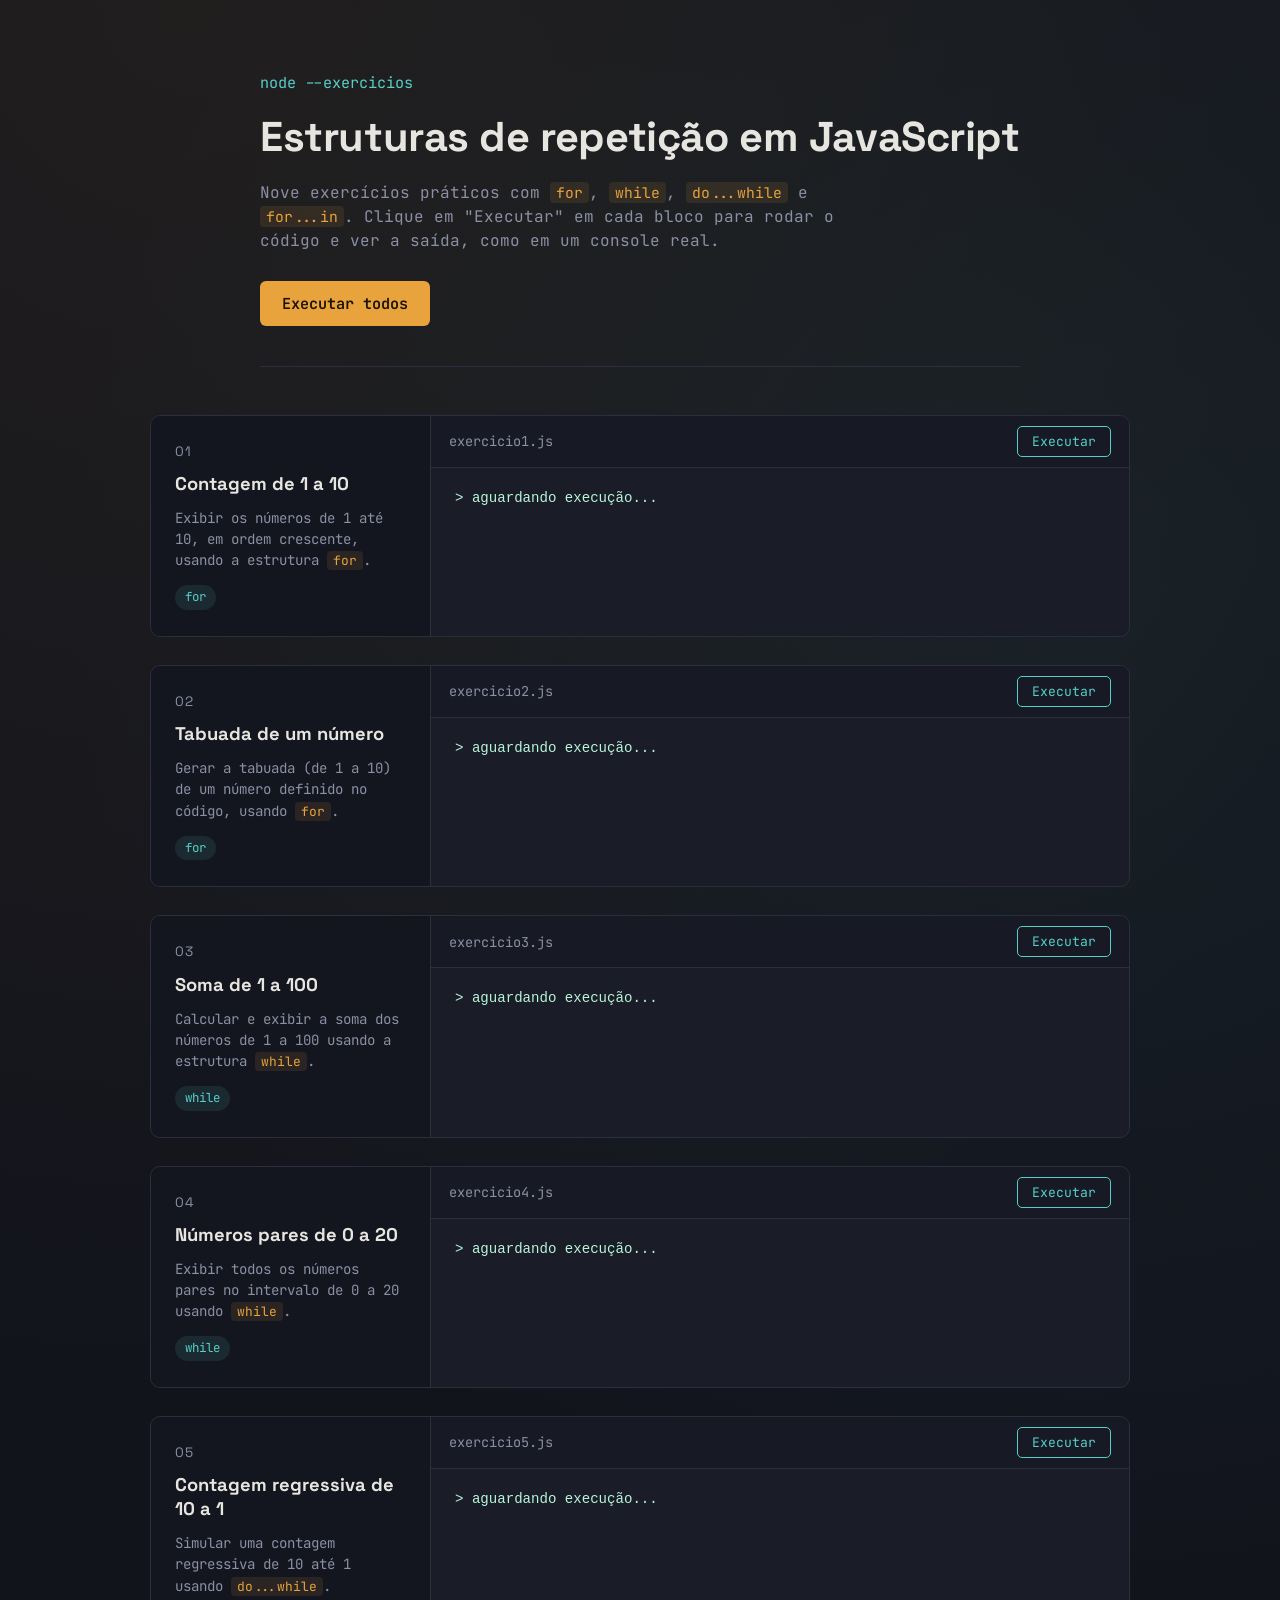
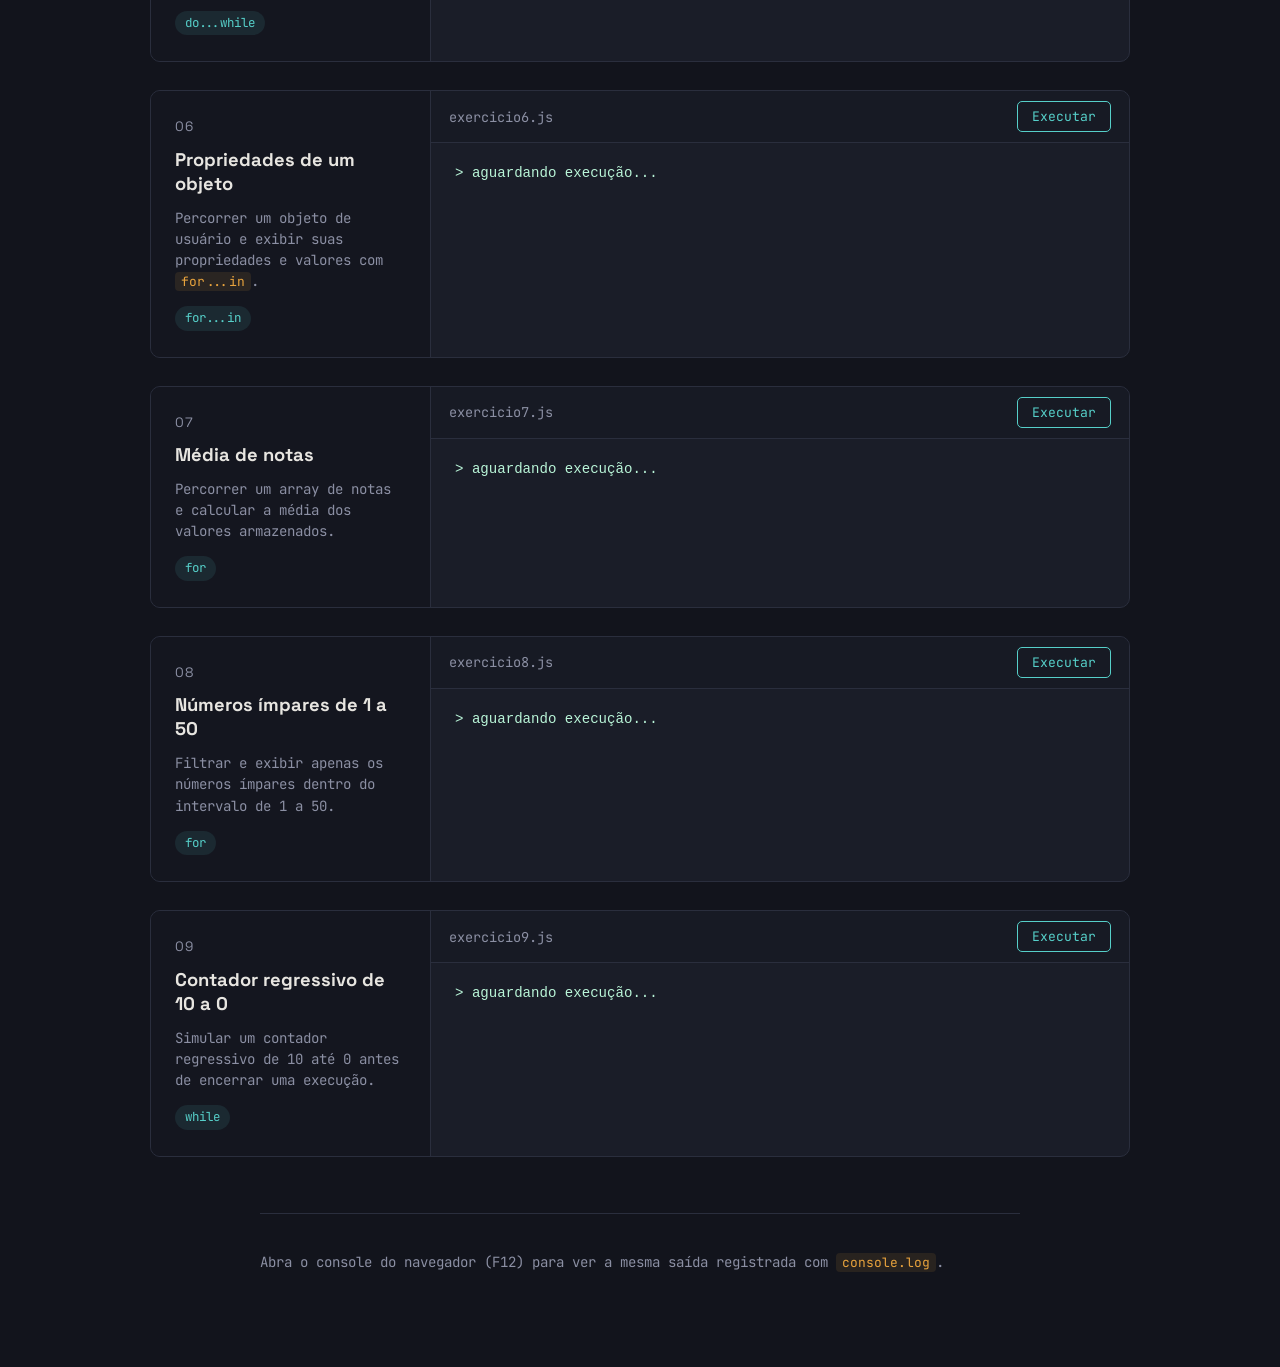
<file: index.html>
<!DOCTYPE html>
<html lang="pt-BR">
<head>
  <meta charset="UTF-8" />
  <meta name="viewport" content="width=device-width, initial-scale=1.0" />
  <title>Exercícios de Estruturas de Repetição — JavaScript</title>
  <link rel="preconnect" href="https://fonts.googleapis.com" />
  <link rel="preconnect" href="https://fonts.gstatic.com" crossorigin />
  <link href="https://fonts.googleapis.com/css2?family=Space+Grotesk:wght@500;600;700&family=JetBrains+Mono:wght@400;500;600&display=swap" rel="stylesheet" />
  <link rel="stylesheet" href="style.css" />
</head>
<body>

  <header class="page-header">
    <p class="kicker">node --exercicios</p>
    <h1>Estruturas de repetição em JavaScript</h1>
    <p class="subtitle">Nove exercícios práticos com <code>for</code>, <code>while</code>, <code>do...while</code> e <code>for...in</code>. Clique em "Executar" em cada bloco para rodar o código e ver a saída, como em um console real.</p>
    <button id="run-all" class="run-all-btn">Executar todos</button>
  </header>

  <main class="exercise-list">

    <!-- Exercício 1 -->
    <section class="exercise" id="ex1">
      <div class="exercise-info">
        <span class="exercise-number">01</span>
        <h2>Contagem de 1 a 10</h2>
        <p>Exibir os números de 1 até 10, em ordem crescente, usando a estrutura <code>for</code>.</p>
        <p class="tag">for</p>
      </div>
      <div class="exercise-console">
        <div class="console-topbar">
          <span>exercicio1.js</span>
          <button class="run-btn" data-target="output1">Executar</button>
        </div>
        <pre class="console-output" id="output1">&gt; aguardando execução...</pre>
      </div>
    </section>

    <!-- Exercício 2 -->
    <section class="exercise" id="ex2">
      <div class="exercise-info">
        <span class="exercise-number">02</span>
        <h2>Tabuada de um número</h2>
        <p>Gerar a tabuada (de 1 a 10) de um número definido no código, usando <code>for</code>.</p>
        <p class="tag">for</p>
      </div>
      <div class="exercise-console">
        <div class="console-topbar">
          <span>exercicio2.js</span>
          <button class="run-btn" data-target="output2">Executar</button>
        </div>
        <pre class="console-output" id="output2">&gt; aguardando execução...</pre>
      </div>
    </section>

    <!-- Exercício 3 -->
    <section class="exercise" id="ex3">
      <div class="exercise-info">
        <span class="exercise-number">03</span>
        <h2>Soma de 1 a 100</h2>
        <p>Calcular e exibir a soma dos números de 1 a 100 usando a estrutura <code>while</code>.</p>
        <p class="tag">while</p>
      </div>
      <div class="exercise-console">
        <div class="console-topbar">
          <span>exercicio3.js</span>
          <button class="run-btn" data-target="output3">Executar</button>
        </div>
        <pre class="console-output" id="output3">&gt; aguardando execução...</pre>
      </div>
    </section>

    <!-- Exercício 4 -->
    <section class="exercise" id="ex4">
      <div class="exercise-info">
        <span class="exercise-number">04</span>
        <h2>Números pares de 0 a 20</h2>
        <p>Exibir todos os números pares no intervalo de 0 a 20 usando <code>while</code>.</p>
        <p class="tag">while</p>
      </div>
      <div class="exercise-console">
        <div class="console-topbar">
          <span>exercicio4.js</span>
          <button class="run-btn" data-target="output4">Executar</button>
        </div>
        <pre class="console-output" id="output4">&gt; aguardando execução...</pre>
      </div>
    </section>

    <!-- Exercício 5 -->
    <section class="exercise" id="ex5">
      <div class="exercise-info">
        <span class="exercise-number">05</span>
        <h2>Contagem regressiva de 10 a 1</h2>
        <p>Simular uma contagem regressiva de 10 até 1 usando <code>do...while</code>.</p>
        <p class="tag">do...while</p>
      </div>
      <div class="exercise-console">
        <div class="console-topbar">
          <span>exercicio5.js</span>
          <button class="run-btn" data-target="output5">Executar</button>
        </div>
        <pre class="console-output" id="output5">&gt; aguardando execução...</pre>
      </div>
    </section>

    <!-- Exercício 6 -->
    <section class="exercise" id="ex6">
      <div class="exercise-info">
        <span class="exercise-number">06</span>
        <h2>Propriedades de um objeto</h2>
        <p>Percorrer um objeto de usuário e exibir suas propriedades e valores com <code>for...in</code>.</p>
        <p class="tag">for...in</p>
      </div>
      <div class="exercise-console">
        <div class="console-topbar">
          <span>exercicio6.js</span>
          <button class="run-btn" data-target="output6">Executar</button>
        </div>
        <pre class="console-output" id="output6">&gt; aguardando execução...</pre>
      </div>
    </section>

    <!-- Exercício 7 -->
    <section class="exercise" id="ex7">
      <div class="exercise-info">
        <span class="exercise-number">07</span>
        <h2>Média de notas</h2>
        <p>Percorrer um array de notas e calcular a média dos valores armazenados.</p>
        <p class="tag">for</p>
      </div>
      <div class="exercise-console">
        <div class="console-topbar">
          <span>exercicio7.js</span>
          <button class="run-btn" data-target="output7">Executar</button>
        </div>
        <pre class="console-output" id="output7">&gt; aguardando execução...</pre>
      </div>
    </section>

    <!-- Exercício 8 -->
    <section class="exercise" id="ex8">
      <div class="exercise-info">
        <span class="exercise-number">08</span>
        <h2>Números ímpares de 1 a 50</h2>
        <p>Filtrar e exibir apenas os números ímpares dentro do intervalo de 1 a 50.</p>
        <p class="tag">for</p>
      </div>
      <div class="exercise-console">
        <div class="console-topbar">
          <span>exercicio8.js</span>
          <button class="run-btn" data-target="output8">Executar</button>
        </div>
        <pre class="console-output" id="output8">&gt; aguardando execução...</pre>
      </div>
    </section>

    <!-- Exercício 9 -->
    <section class="exercise" id="ex9">
      <div class="exercise-info">
        <span class="exercise-number">09</span>
        <h2>Contador regressivo de 10 a 0</h2>
        <p>Simular um contador regressivo de 10 até 0 antes de encerrar uma execução.</p>
        <p class="tag">while</p>
      </div>
      <div class="exercise-console">
        <div class="console-topbar">
          <span>exercicio9.js</span>
          <button class="run-btn" data-target="output9">Executar</button>
        </div>
        <pre class="console-output" id="output9">&gt; aguardando execução...</pre>
      </div>
    </section>

  </main>

  <footer class="page-footer">
    <p>Abra o console do navegador (F12) para ver a mesma saída registrada com <code>console.log</code>.</p>
  </footer>

  <script src="script.js"></script>
</body>
</html>
</file>
<file: style.css>
:root {
  --bg: #12141c;
  --panel: #1a1d28;
  --panel-alt: #14161f;
  --border: #2a2e3d;
  --text: #e7e5e0;
  --muted: #8b8fa3;
  --amber: #e8a33d;
  --teal: #56cfc9;
  --font-display: "Space Grotesk", sans-serif;
  --font-mono: "JetBrains Mono", monospace;
}

* {
  box-sizing: border-box;
}

@media (prefers-reduced-motion: reduce) {
  * {
    animation: none !important;
    transition: none !important;
  }
}

body {
  margin: 0;
  background: var(--bg);
  background-image:
    radial-gradient(circle at 15% 0%, rgba(232, 163, 61, 0.07), transparent 45%),
    radial-gradient(circle at 85% 20%, rgba(86, 207, 201, 0.06), transparent 40%);
  color: var(--text);
  font-family: var(--font-mono);
  line-height: 1.5;
  padding: 0 24px 80px;
}

code {
  font-family: var(--font-mono);
  color: var(--amber);
  background: rgba(232, 163, 61, 0.1);
  padding: 1px 6px;
  border-radius: 4px;
  font-size: 0.92em;
}

/* Header */

.page-header {
  max-width: 760px;
  margin: 0 auto;
  padding: 72px 0 40px;
  border-bottom: 1px solid var(--border);
}

.kicker {
  font-family: var(--font-mono);
  color: var(--teal);
  margin: 0 0 18px;
  font-size: 0.95rem;
}

.page-header h1 {
  font-family: var(--font-display);
  font-weight: 700;
  font-size: clamp(1.9rem, 4vw, 2.6rem);
  line-height: 1.15;
  margin: 0 0 20px;
  letter-spacing: -0.01em;
}

.subtitle {
  color: var(--muted);
  font-size: 1rem;
  max-width: 62ch;
  margin: 0 0 28px;
}

.run-all-btn {
  font-family: var(--font-mono);
  background: var(--amber);
  color: #1a1206;
  border: none;
  padding: 12px 22px;
  border-radius: 6px;
  font-size: 0.95rem;
  font-weight: 600;
  cursor: pointer;
  transition: transform 0.15s ease, box-shadow 0.15s ease;
}

.run-all-btn:hover {
  transform: translateY(-1px);
  box-shadow: 0 6px 18px rgba(232, 163, 61, 0.25);
}

.run-all-btn:active {
  transform: translateY(0);
}

.run-all-btn:focus-visible,
.run-btn:focus-visible {
  outline: 2px solid var(--teal);
  outline-offset: 2px;
}

/* Exercise list */

.exercise-list {
  max-width: 980px;
  margin: 48px auto 0;
  display: flex;
  flex-direction: column;
  gap: 28px;
}

.exercise {
  display: grid;
  grid-template-columns: 280px 1fr;
  background: var(--panel);
  border: 1px solid var(--border);
  border-radius: 10px;
  overflow: hidden;
}

.exercise-info {
  padding: 26px 24px;
  border-right: 1px solid var(--border);
  background: var(--panel-alt);
  display: flex;
  flex-direction: column;
  gap: 8px;
}

.exercise-number {
  font-family: var(--font-display);
  font-size: 0.85rem;
  color: var(--muted);
  letter-spacing: 0.04em;
}

.exercise-info h2 {
  font-family: var(--font-display);
  font-size: 1.15rem;
  margin: 2px 0 4px;
  line-height: 1.3;
}

.exercise-info p {
  margin: 0;
  color: var(--muted);
  font-size: 0.88rem;
  line-height: 1.5;
}

.tag {
  margin-top: 6px !important;
  display: inline-block;
  width: fit-content;
  color: var(--teal) !important;
  background: rgba(86, 207, 201, 0.1);
  padding: 3px 10px;
  border-radius: 100px;
  font-size: 0.78rem !important;
}

.exercise-console {
  display: flex;
  flex-direction: column;
  min-width: 0;
}

.console-topbar {
  display: flex;
  align-items: center;
  justify-content: space-between;
  padding: 10px 18px;
  border-bottom: 1px solid var(--border);
  background: #171a24;
}

.console-topbar span {
  color: var(--muted);
  font-size: 0.85rem;
}

.run-btn {
  font-family: var(--font-mono);
  background: transparent;
  color: var(--teal);
  border: 1px solid var(--teal);
  padding: 6px 14px;
  border-radius: 5px;
  font-size: 0.82rem;
  cursor: pointer;
  transition: background 0.15s ease, color 0.15s ease;
}

.run-btn:hover {
  background: var(--teal);
  color: #0d1a19;
}

.console-output {
  margin: 0;
  padding: 20px 24px;
  flex: 1;
  font-size: 0.88rem;
  color: #b9f5d8;
  white-space: pre-wrap;
  word-break: break-word;
  min-height: 100px;
}

/* Footer */

.page-footer {
  max-width: 760px;
  margin: 56px auto 0;
  padding-top: 24px;
  border-top: 1px solid var(--border);
  color: var(--muted);
  font-size: 0.88rem;
}

/* Responsive */

@media (max-width: 720px) {
  .exercise {
    grid-template-columns: 1fr;
  }

  .exercise-info {
    border-right: none;
    border-bottom: 1px solid var(--border);
  }

  .page-header {
    padding-top: 48px;
  }
}
</file>
